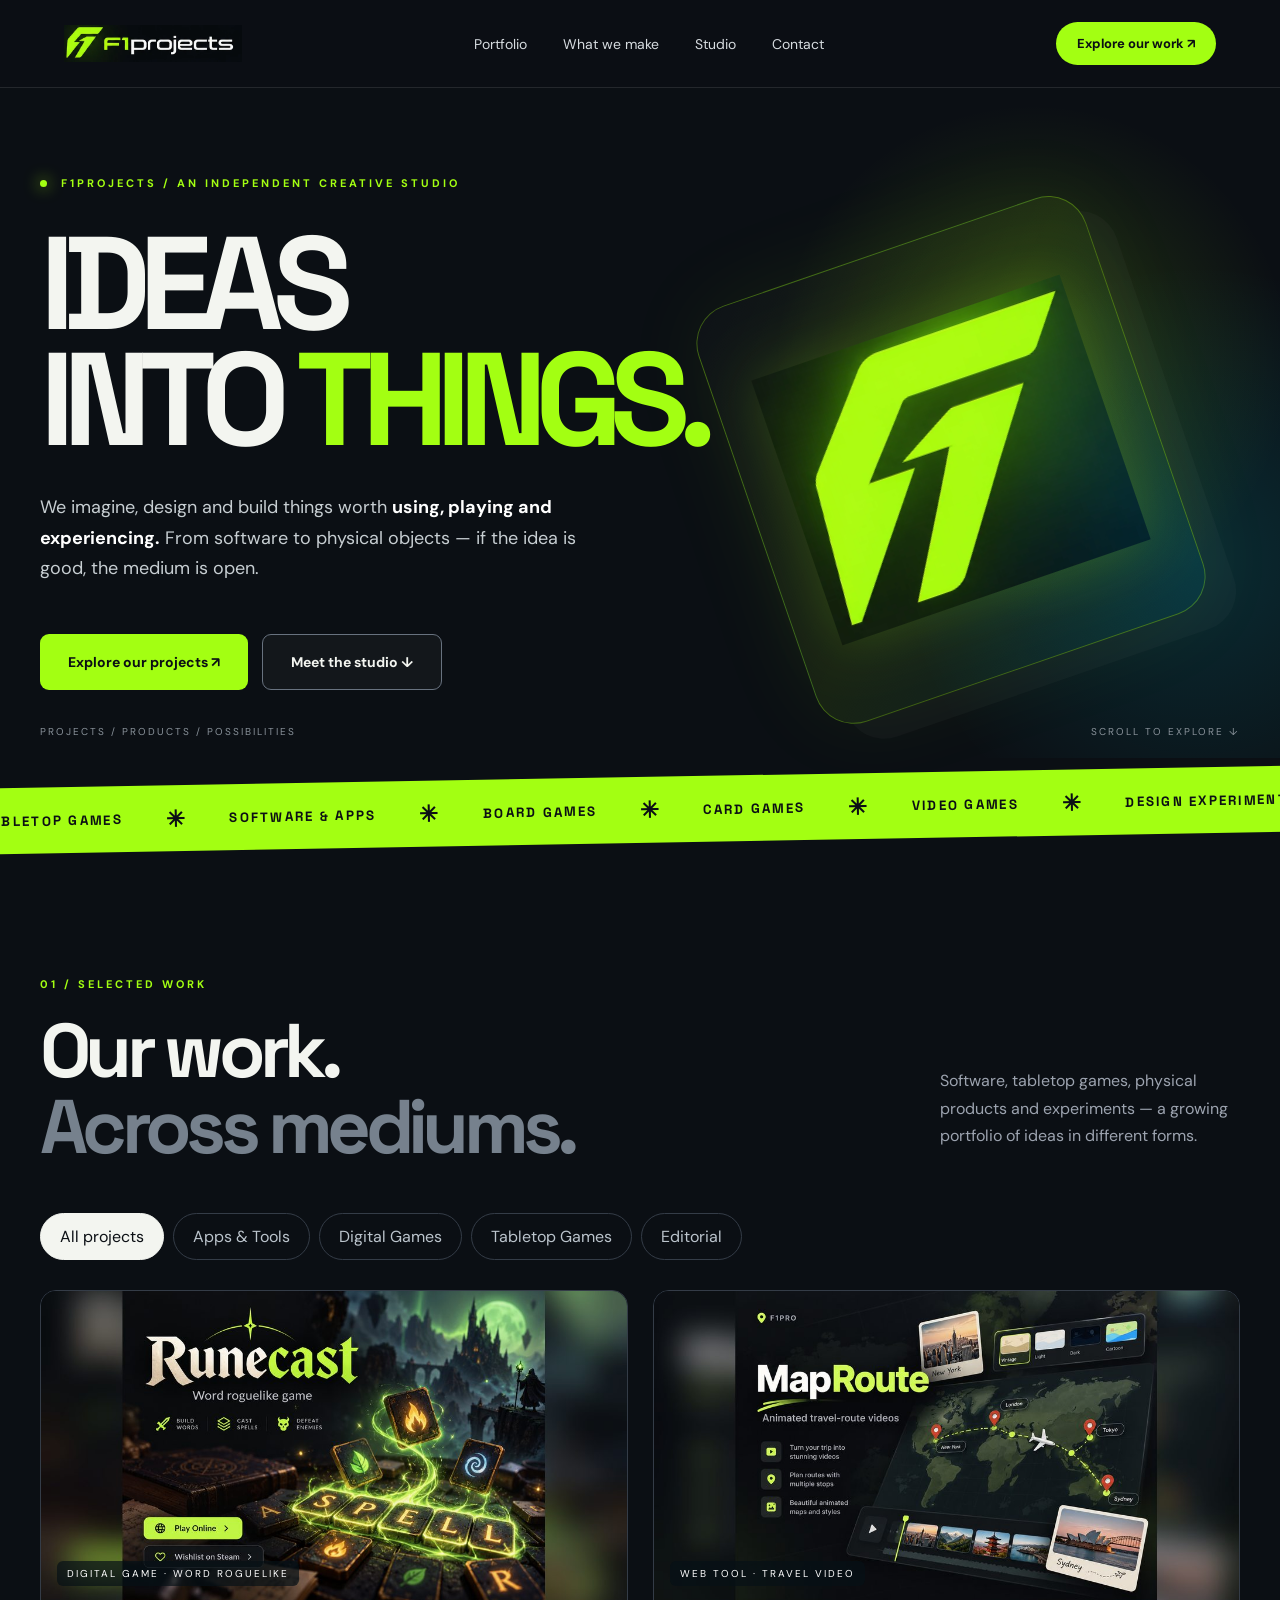
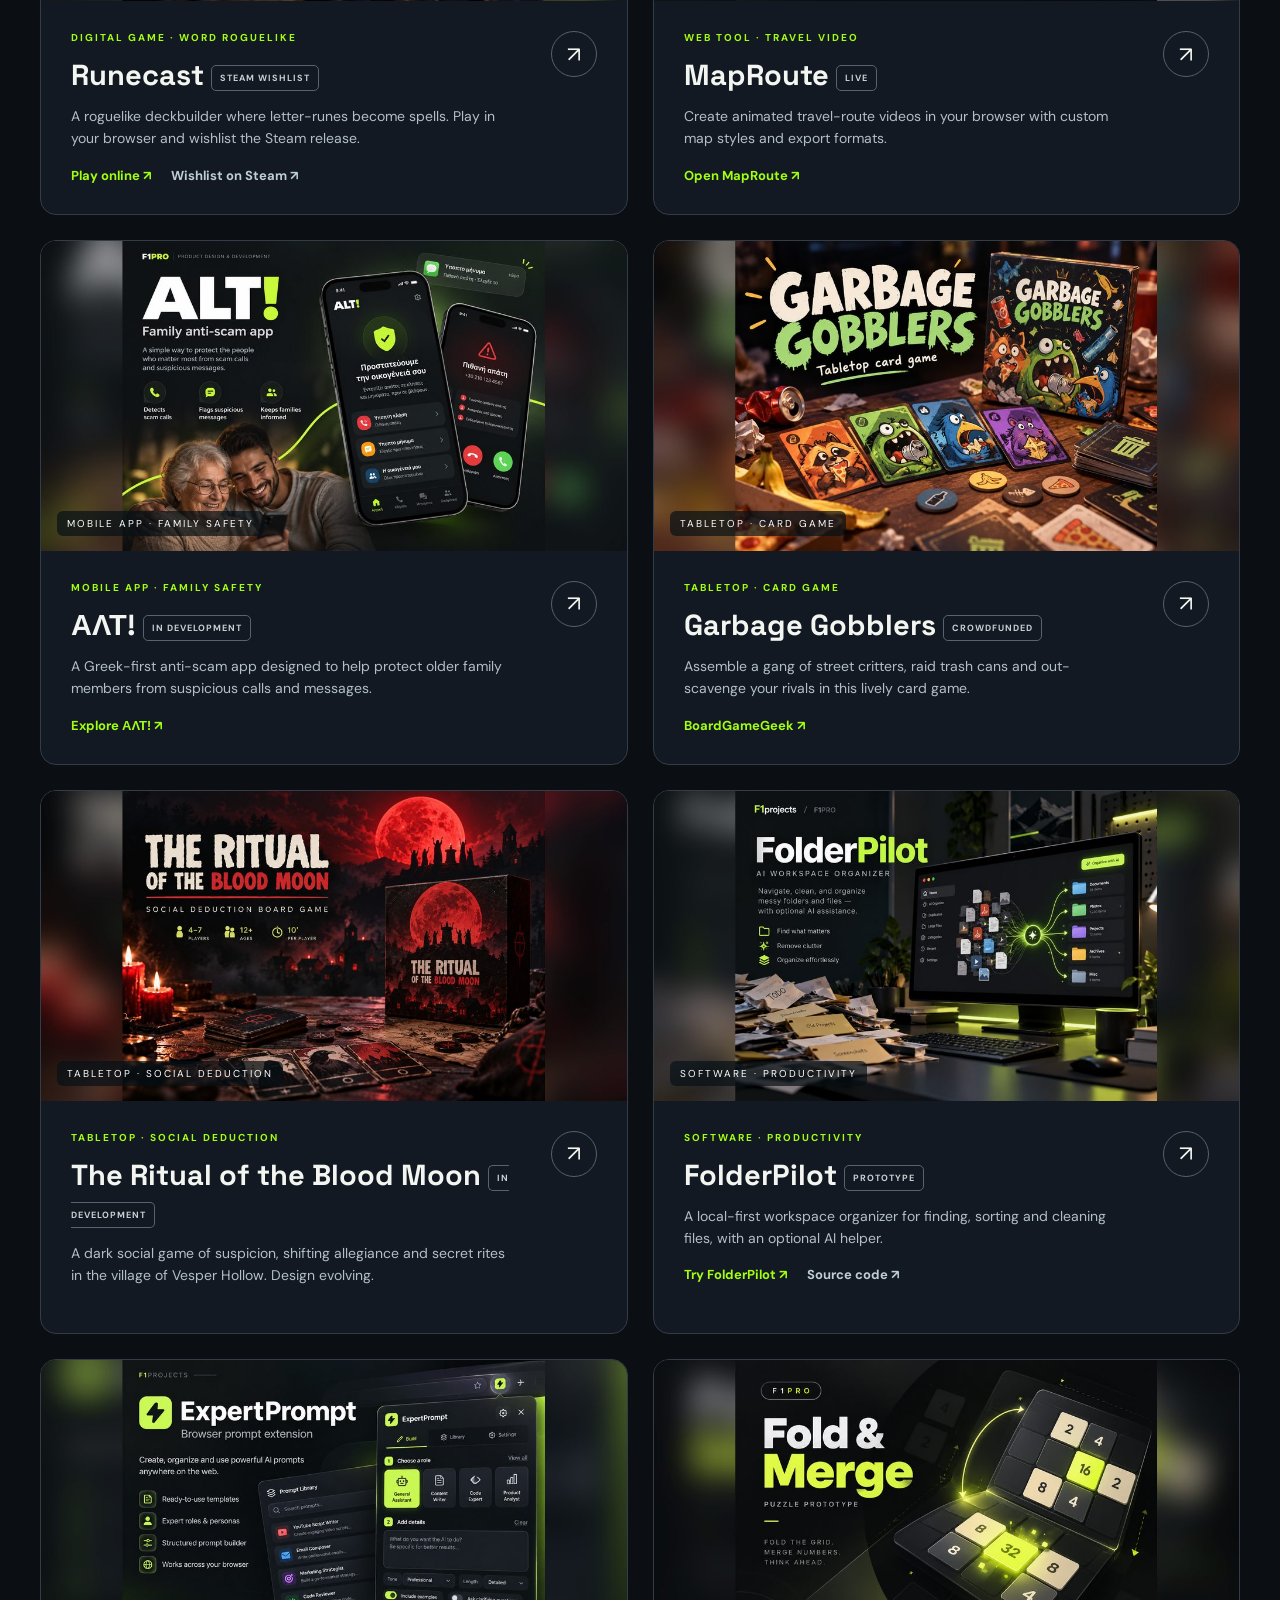
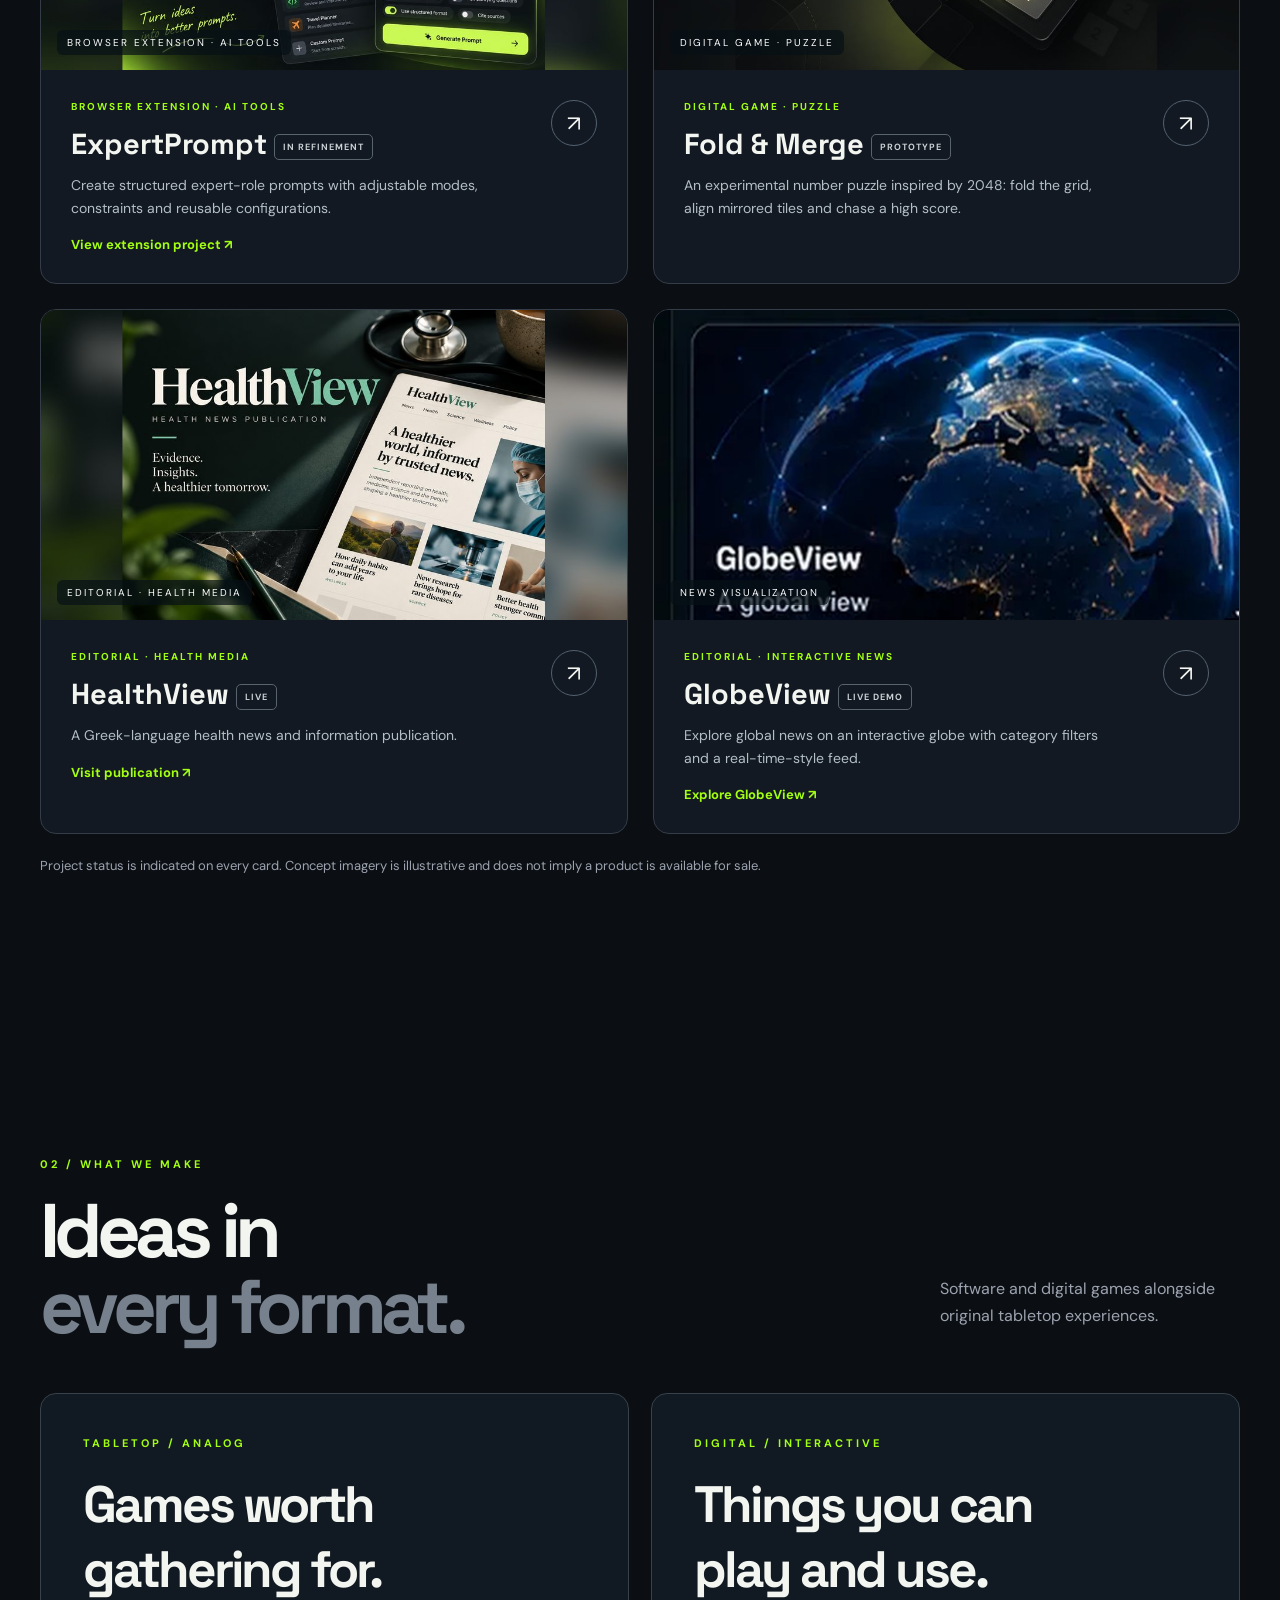
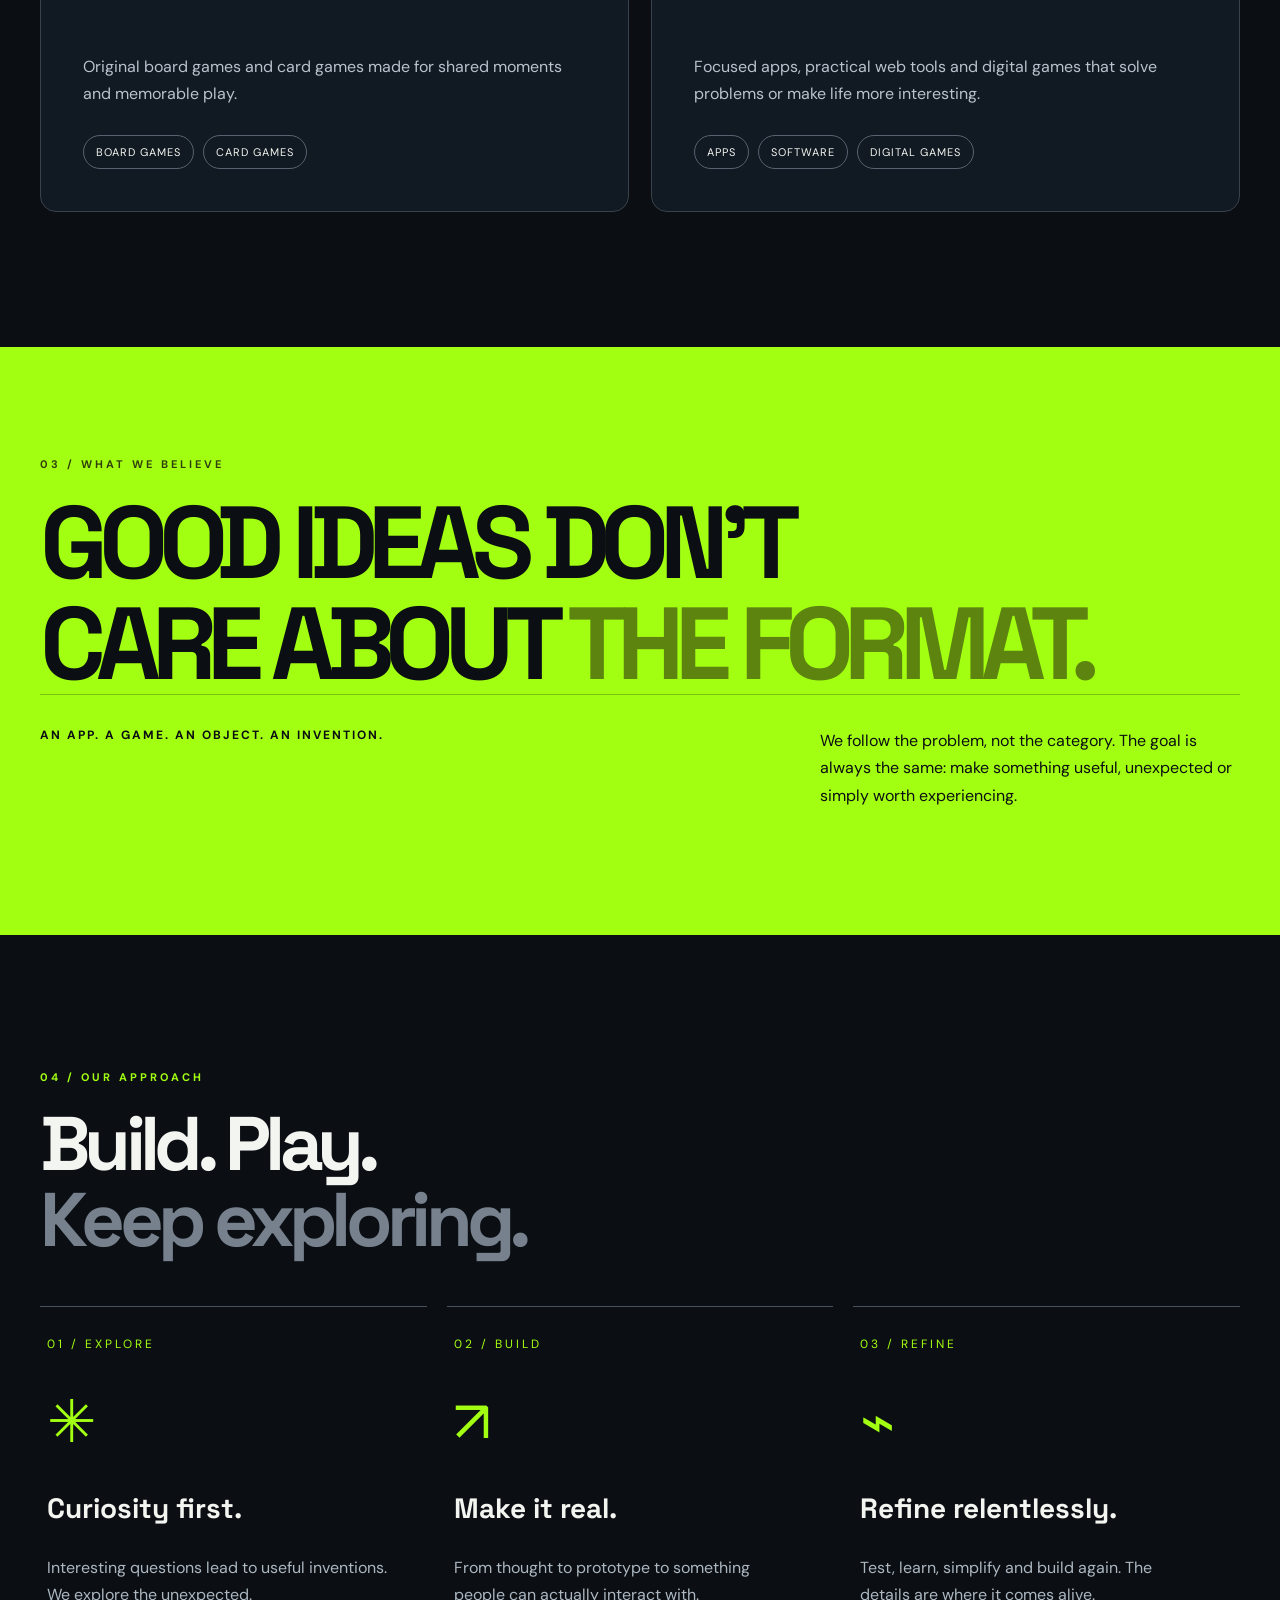
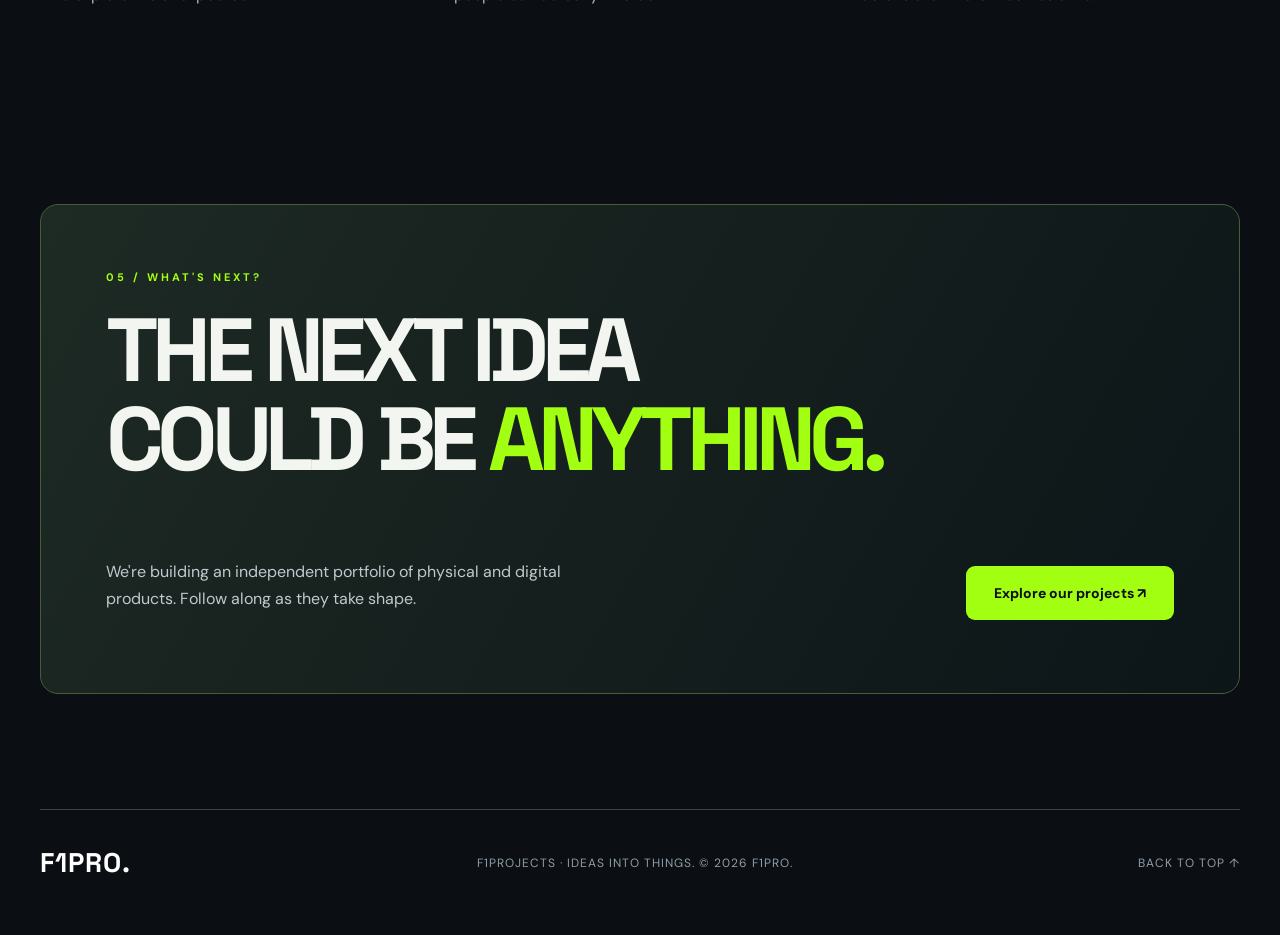
<file: index.html>
<!doctype html>
<html lang="en">
<head>
<meta charset="UTF-8"><meta name="viewport" content="width=device-width,initial-scale=1">
<meta name="theme-color" content="#0b0f14">
<meta name="description" content="F1projects (F1PRO) creates physical products, digital tools, board games and inventive experiences.">
<title>F1projects / F1PRO — Ideas into things.</title>
<link rel="preconnect" href="https://fonts.googleapis.com"><link rel="preconnect" href="https://fonts.gstatic.com" crossorigin>
<link href="https://fonts.googleapis.com/css2?family=DM+Sans:wght@400;500;600;700&family=Space+Grotesk:wght@400;500;600;700&display=swap" rel="stylesheet">
<style>
:root{--ink:#0b0f14;--lime:#a3ff12;--cyan:#00e5ff;--paper:#f3f5f0;--muted:#9ca3af}
*{box-sizing:border-box}html{scroll-behavior:smooth}body{margin:0;background:var(--ink);color:var(--paper);font-family:'DM Sans',sans-serif;overflow-x:hidden}button,a{font:inherit}a{color:inherit;text-decoration:none}button{cursor:pointer}::selection{background:var(--lime);color:var(--ink)}.shell{width:min(1240px,calc(100% - 80px));margin:auto}
header{height:88px;border-bottom:1px solid #ffffff1a;display:flex;align-items:center;justify-content:space-between;padding:0 clamp(25px,5vw,85px);position:relative;z-index:10;background:#0b0f14eb}
.brand{display:flex;align-items:center;gap:13px;font-family:'Space Grotesk',sans-serif;font-weight:700;font-size:29px;letter-spacing:-2px}.brand svg{width:36px;fill:var(--lime)}.brand i{color:var(--lime);font-style:normal}nav{display:flex;gap:36px}nav a{color:#d7dce0;font-size:14px}nav a:hover{color:var(--lime)}.nav-cta{padding:13px 21px;border-radius:99px;background:var(--lime);color:var(--ink);font-weight:700;font-size:13px}.menu{display:none;color:white;background:none;border:0;font-size:26px}
.hero{min-height:690px;position:relative;display:flex;flex-direction:column;justify-content:center;padding:75px 0;isolation:isolate}.hero:before{content:'';position:absolute;width:660px;height:660px;right:-90px;top:10px;background:radial-gradient(circle at 55% 40%,#a3ff122a,transparent 48%),radial-gradient(circle at 80% 70%,#00e5ff22,transparent 42%);z-index:-1}.eyebrow,.kicker{font-size:11px;letter-spacing:3px;font-weight:700}.eyebrow{color:var(--lime);display:flex;align-items:center;gap:14px}.eyebrow:before{content:'';height:7px;width:7px;border-radius:50%;background:var(--lime);box-shadow:0 0 16px var(--lime)}h1,h2,h3,p{margin-top:0}h1,h2,h3{font-family:'Space Grotesk',sans-serif}h1{font-size:clamp(78px,10.3vw,153px);line-height:.88;letter-spacing:-.09em;max-width:880px;margin:35px 0}h1 em{font-style:normal;color:var(--lime)}.hero-sub{max-width:550px;color:#c7ced2;font-size:18px;line-height:1.7}.hero-sub strong{color:#fff}.actions{display:flex;gap:14px;margin-top:32px;flex-wrap:wrap}.btn{display:inline-flex;align-items:center;justify-content:center;padding:18px 28px;border-radius:9px;font-weight:700;font-size:14px;gap:22px;transition:transform .2s,background .2s}.btn:hover{transform:translateY(-3px)}.btn-lime{color:var(--ink);background:var(--lime)}.btn-outline{border:1px solid #68727f;background:#ffffff08}.hero-art{position:absolute;right:7%;top:22%;width:min(32vw,440px);height:440px;z-index:-1;transform:rotate(-19deg);border:1px solid #a3ff1250;border-radius:40px;background:linear-gradient(135deg,#ffffff04,#a3ff1216 48%,#00e5ff15);box-shadow:0 0 90px #a3ff1211,24px 24px 0 #ffffff06;display:grid;place-items:center}.hero-art svg{fill:var(--lime);width:58%;filter:drop-shadow(0 0 50px #a3ff1288)}.hero-bottom{position:absolute;bottom:40px;left:0;right:0;display:flex;justify-content:space-between;color:#89929a;font-size:10px;letter-spacing:2px}.ticker{overflow:hidden;background:var(--lime);color:var(--ink);transform:rotate(-1deg) scale(1.03);padding:18px 0;white-space:nowrap}.ticker div{display:flex;align-items:center;justify-content:space-around;gap:40px;font-family:'Space Grotesk',sans-serif;font-weight:700;letter-spacing:2px;font-size:13px}.ticker b{font-size:22px}
.section{padding:135px 0}.section-heading{display:flex;justify-content:space-between;align-items:flex-end;gap:40px;margin-bottom:48px}.kicker{color:var(--lime);margin-bottom:22px}.section-heading h2{font-size:clamp(45px,6vw,76px);line-height:1;letter-spacing:-.075em;margin:0}.section-heading h2 span{color:#76818d}.section-heading p{max-width:300px;line-height:1.7;color:var(--muted)}.filters{display:flex;gap:9px;flex-wrap:wrap;margin:0 0 30px}.filter{background:transparent;color:#bbc4cc;border:1px solid #343c47;border-radius:40px;padding:12px 19px}.filter.active,.filter:hover{background:var(--paper);color:var(--ink);border-color:var(--paper)}.project-grid{display:grid;grid-template-columns:repeat(2,minmax(0,1fr));gap:25px}.project{border:1px solid #343c47;border-radius:16px;overflow:hidden;background:#121922;transition:border-color .2s,transform .2s}.project:hover{border-color:#a3ff1277;transform:translateY(-4px)}.project[hidden]{display:none}.art{height:310px;position:relative;display:flex;align-items:center;justify-content:center;overflow:hidden}.art:after{content:'';position:absolute;inset:0;background-image:linear-gradient(#ffffff08 1px,transparent 1px),linear-gradient(90deg,#ffffff08 1px,transparent 1px);background-size:30px 30px;pointer-events:none}.alt-art{background:radial-gradient(circle at 35% 30%,#00e5ff35,transparent 50%),linear-gradient(130deg,#173b37,#061a1a)}.phone{position:relative;width:164px;height:260px;background:#eef8f2;color:#174b49;border:10px solid #121b20;border-radius:27px;transform:rotate(13deg);padding:28px 13px;box-shadow:25px 20px 50px #0009;text-align:center;z-index:1}.phone strong{display:block;font-size:43px}.phone strong i{color:#ef6940;font-style:normal}.phone small{font-size:10px}.phone .phone-btn{background:#0e5e5a;color:white;border-radius:6px;padding:10px 3px;font-size:9px;margin-top:20px}.fold-art{background:radial-gradient(circle at 40% 20%,#b695ec4d,transparent 55%),#1a1d35}.tiles{display:grid;grid-template-columns:repeat(4,56px);gap:8px;transform:rotate(-10deg);padding:10px;background:#272c45;border-radius:14px;box-shadow:15px 20px 35px #0007;z-index:1}.tiles span{height:56px;display:grid;place-items:center;background:#f4d6a5;color:#39324a;border-radius:8px;font-size:22px;font-weight:700}.tiles span:nth-child(3n){background:#a6d5f2}.tiles span:nth-child(4n){background:#c6b2e7}.tiles span:nth-child(5n){background:#f1aeba}.board-art{background:radial-gradient(circle at 50% 20%,#ff744747,transparent 65%),#321c22}.board-box{width:235px;height:215px;background:linear-gradient(135deg,#fc584e,#cc2e56);border:10px solid #f5c3aa;transform:rotate(-12deg);box-shadow:28px 26px 0 #ae3642,35px 40px 35px #0008;display:flex;flex-direction:column;justify-content:space-between;padding:17px;z-index:1}.board-box b{font-family:'Space Grotesk';font-size:33px;line-height:1;letter-spacing:-2px}.board-box small{letter-spacing:1px;font-weight:700}.lab-art{background:radial-gradient(circle at 30% 60%,#a3ff1240,transparent 50%),#1c3029}.lab-object{height:190px;width:190px;border-radius:48px 78px 50px 70px;transform:rotate(-24deg);background:linear-gradient(135deg,#cfff6c,#709c2c 40%,#142c29 75%);box-shadow:33px 35px 0 #a1d85855,45px 60px 50px #0009;z-index:1}.art-tag{position:absolute;bottom:18px;left:20px;color:#fff9;font-size:10px;letter-spacing:2px;z-index:2}.project-info{padding:30px;display:flex;justify-content:space-between;gap:15px}.kind{color:var(--lime);font-size:10px;letter-spacing:2px;font-weight:700}.project-info h3{font-size:29px;margin:12px 0}.status{font:700 9px 'DM Sans';padding:6px 8px;border:1px solid #59636d;border-radius:5px;vertical-align:middle;letter-spacing:1px;color:#cad0d3}.project-info p{color:#b4bec6;line-height:1.6;margin:0;font-size:14px;max-width:440px}.arrow{width:46px;height:46px;flex:none;border:1px solid #536170;border-radius:50%;display:grid;place-items:center;font-size:22px}.arrow:hover{background:var(--lime);color:var(--ink)}.note{color:var(--muted);margin-top:23px;font-size:13px}
.manifesto{background:var(--lime);color:var(--ink);padding:110px 0;position:relative;overflow:hidden}.manifesto .kicker{color:#31410e}.manifesto .big{font:700 clamp(54px,8vw,117px)/.98 'Space Grotesk';letter-spacing:-.09em;max-width:1130px}.manifesto .big span{color:#5c840f}.manifesto-bottom{display:flex;justify-content:space-between;gap:50px;border-top:1px solid #0b0f1440;padding-top:32px}.manifesto-bottom b{letter-spacing:2px;font-size:12px}.manifesto-bottom p{line-height:1.7;max-width:420px}.principles{display:grid;grid-template-columns:repeat(3,1fr);gap:20px}.principle{border-top:1px solid #46515d;padding:25px 7px 15px}.principle .number{font-size:12px;color:var(--lime);letter-spacing:3px}.symbol{font-size:59px;margin:30px 0;color:var(--lime)}.principle h3{font-size:28px}.principle p{max-width:340px;color:#acb7c0;line-height:1.7}.contact{padding:30px 0 115px}.contact-box{position:relative;background:linear-gradient(120deg,#1e2a24,#0c1518);border:1px solid #465d35;border-radius:18px;padding:65px;overflow:hidden}.contact h2{font-size:clamp(46px,7vw,94px);line-height:.99;letter-spacing:-.075em}.contact h2 span{color:var(--lime)}.contact-row{display:flex;align-items:center;justify-content:space-between;gap:30px}.contact-row p{max-width:470px;color:#c2c9ce;line-height:1.7}.footer{display:flex;justify-content:space-between;align-items:center;gap:20px;border-top:1px solid #374151;padding:35px 0 55px;color:#909ca7;font-size:12px;letter-spacing:1px}.footer strong{color:white;font:700 27px 'Space Grotesk'}
@media(max-width:850px){.shell{width:min(100% - 36px,680px)}header{height:73px;padding:0 20px}.brand{font-size:25px}.nav-cta{display:none}.menu{display:block}nav{display:none;position:absolute;left:0;right:0;top:73px;background:#0b0f14;padding:26px;flex-direction:column;gap:26px;border-bottom:1px solid #3c444c}nav.open{display:flex}.hero{min-height:665px}.hero-art{right:-135px;top:90px;width:300px;height:300px;opacity:.25}h1{font-size:clamp(64px,13vw,100px)}.hero-sub{font-size:16px}.section{padding:85px 0}.section-heading{display:block}.section-heading p{margin-top:25px}.project-grid{grid-template-columns:1fr}.art{height:270px}.manifesto{padding:85px 0}.manifesto-bottom,.contact-row{display:block}.manifesto-bottom p{margin-top:25px}.principles{grid-template-columns:1fr}.contact-box{padding:34px 24px}.contact-row .btn{margin-top:18px}.footer{flex-wrap:wrap}.ticker div{min-width:1000px}}
@media(prefers-reduced-motion:reduce){html{scroll-behavior:auto}*{transition:none!important}}
.studio-grid{display:grid;grid-template-columns:1fr 1fr;gap:22px}.studio-panel{padding:42px;border:1px solid #38424b;background:#111922;border-radius:16px}.studio-panel h3{font-size:clamp(30px,4vw,52px);letter-spacing:-.06em}.studio-panel p{line-height:1.7;color:#b8c3cd}.media-pills{display:flex;flex-wrap:wrap;gap:9px;margin-top:28px}.media-pills span{padding:9px 12px;border:1px solid #586371;border-radius:30px;font-size:11px;letter-spacing:1px}@media(max-width:850px){.studio-grid{grid-template-columns:1fr}.studio-panel{padding:28px}}.project-artword{position:relative;z-index:1;display:flex;flex-direction:column;align-items:center;max-width:90%;text-align:center;transform:rotate(-6deg);text-shadow:0 8px 22px #0009}.project-artword span{font:700 clamp(32px,4.7vw,56px)/.96 'Space Grotesk',sans-serif;letter-spacing:-.065em}.project-artword small{display:block;font:700 11px 'DM Sans',sans-serif;letter-spacing:3px;margin-top:12px}.runecast-art{background:radial-gradient(circle at 55% 75%,#f3a83860,transparent 56%),linear-gradient(130deg,#22114b,#3e1953 52%,#100e28)}.runecast-art .project-artword span{color:#ffe2a3}.maproute-art{background:radial-gradient(circle at 25% 10%,#fff3d9aa,transparent 50%),linear-gradient(155deg,#e0b9a7,#b64b40)}.maproute-art .project-artword{color:#fff}.gobblers-art{background:radial-gradient(circle at 65% 60%,#82cc683d,transparent 50%),linear-gradient(135deg,#2d3d1b,#0c1a18)}.gobblers-art .project-artword span{color:#b7ed57}.ritual-art{background:radial-gradient(circle at center,#b51d27 0 19%,#7e111a 20% 32%,#241b1e 33% 100%)}.ritual-art .project-artword span{color:#f5d2d5;font-size:clamp(28px,4vw,49px)}.ritual-art .project-artword small{color:#ffd4d9}.folderpilot-art{background:linear-gradient(140deg,#142c36,#227c81 60%,#0e2229)}.folderpilot-art .project-artword span{color:#a0f9fb}.expert-art{background:radial-gradient(circle at 80% 15%,#b1a4ff77,transparent 45%),linear-gradient(135deg,#151a3d,#302359)}.expert-art .project-artword span{color:#e8dbff}.fold-art{background:radial-gradient(circle,#8c7aca6e,transparent 65%),#171c39}.fold-art .project-artword span{color:#ffe4a5}.health-art{background:radial-gradient(circle at center,#72d9d5aa,transparent 50%),#123a48}.health-art .project-artword span{color:#f2fffc}.card-links{display:flex;gap:20px;flex-wrap:wrap;margin-top:17px}.product-link{color:var(--lime);font-weight:700;font-size:13px;text-decoration:none}.product-link:hover{text-decoration:underline}.secondary-link{color:#beced6}.project-info{min-height:200px}.project-grid .project{min-width:0}.art .fitted-art{position:absolute;inset:0;width:100%;height:100%;object-fit:cover;object-position:center;z-index:1}.art .art-tag{z-index:3;position:absolute;left:16px;bottom:15px;padding:6px 10px;background:#071016b3;border-radius:6px;color:#fff}.art{background:#0e1821}.project:hover .fitted-art{filter:brightness(1.08)}
</style>
</head>
<body>
<header><a class="brand" href="#top" aria-label="F1projects home"><img src="assets/brand-lockup.svg" alt="F1projects" style="display:block;width:178px;height:48px;object-fit:contain"></a><nav id="nav" aria-label="Main navigation"><a href="#work">Portfolio</a><a href="#disciplines">What we make</a><a href="#studio">Studio</a><a href="#contact">Contact</a></nav><a class="nav-cta" href="#work">Explore our work ↗</a><button class="menu" id="menu" aria-label="Toggle navigation" aria-expanded="false">☰</button></header>
<main id="top">
<section class="hero shell"><div class="hero-art" aria-hidden="true"><img src="assets/brandmark.svg" alt="" style="width:80%;height:80%;object-fit:contain;filter:drop-shadow(0 0 30px #a3ff1233)"></div><div class="eyebrow">F1PROJECTS / AN INDEPENDENT CREATIVE STUDIO</div><h1>IDEAS<br>INTO <em>THINGS.</em></h1><p class="hero-sub">We imagine, design and build things worth <strong>using, playing and experiencing.</strong> From software to physical objects — if the idea is good, the medium is open.</p><div class="actions"><a class="btn btn-lime" href="#work">Explore our projects ↗</a><a class="btn btn-outline" href="#studio">Meet the studio ↓</a></div><div class="hero-bottom"><span>PROJECTS / PRODUCTS / POSSIBILITIES</span><span>SCROLL TO EXPLORE ↓</span></div></section>
<div class="ticker"><div><span>TABLETOP GAMES</span><b>✳</b><span>SOFTWARE & APPS</span><b>✳</b><span>BOARD GAMES</span><b>✳</b><span>CARD GAMES</span><b>✳</b><span>VIDEO GAMES</span><b>✳</b><span>DESIGN EXPERIMENTS</span></div></div>
<section class="section shell" id="work"><div class="section-heading"><div><div class="kicker">01 / SELECTED WORK</div><h2>Our work.<br><span>Across mediums.</span></h2></div><p>Software, tabletop games, physical products and experiments — a growing portfolio of ideas in different forms.</p></div><div class="filters" role="group" aria-label="Filter projects"><button class="filter active" data-filter="all" aria-pressed="true">All projects</button><button class="filter" data-filter="digital" aria-pressed="false">Apps & Tools</button><button class="filter" data-filter="digital-games" aria-pressed="false">Digital Games</button><button class="filter" data-filter="tabletop" aria-pressed="false">Tabletop Games</button><button class="filter" data-filter="editorial" aria-pressed="false">Editorial</button></div><div class="project-grid"><article class="project" data-category="digital-games"><div class="art runecast-art"><img class="fitted-art" src="assets/real-runecast.svg" alt="runecast showcase art" loading="lazy"><span class="art-tag">DIGITAL GAME · WORD ROGUELIKE</span></div><div class="project-info"><div><div class="kind">DIGITAL GAME · WORD ROGUELIKE</div><h3>Runecast <span class="status">STEAM WISHLIST</span></h3><p>A roguelike deckbuilder where letter-runes become spells. Play in your browser and wishlist the Steam release.</p><div class="card-links"><a class="product-link" href="https://runecast.gg" target="_blank" rel="noopener noreferrer">Play online ↗</a> <a class="product-link secondary-link" href="https://store.steampowered.com/app/5296090/" target="_blank" rel="noopener noreferrer">Wishlist on Steam ↗</a></div></div><a class="arrow" href="https://runecast.gg" target="_blank" rel="noopener noreferrer" aria-label="Open Runecast">↗</a></div></article>
<article class="project" data-category="digital"><div class="art maproute-art"><img class="fitted-art" src="assets/real-maproute.svg" alt="maproute showcase art" loading="lazy"><span class="art-tag">WEB TOOL · TRAVEL VIDEO</span></div><div class="project-info"><div><div class="kind">WEB TOOL · TRAVEL VIDEO</div><h3>MapRoute <span class="status">LIVE</span></h3><p>Create animated travel-route videos in your browser with custom map styles and export formats.</p><div class="card-links"><a class="product-link" href="https://maproute.app" target="_blank" rel="noopener noreferrer">Open MapRoute ↗</a></div></div><a class="arrow" href="https://maproute.app" target="_blank" rel="noopener noreferrer" aria-label="Open MapRoute">↗</a></div></article>
<article class="project" data-category="digital"><div class="art alt-art"><img class="fitted-art" src="assets/real-alt.svg" alt="alt showcase art" loading="lazy"><span class="art-tag">MOBILE APP · FAMILY SAFETY</span></div><div class="project-info"><div><div class="kind">MOBILE APP · FAMILY SAFETY</div><h3>ΑΛΤ! <span class="status">IN DEVELOPMENT</span></h3><p>A Greek-first anti-scam app designed to help protect older family members from suspicious calls and messages.</p><div class="card-links"><a class="product-link" href="https://alt-web-sandy.vercel.app" target="_blank" rel="noopener noreferrer">Explore ΑΛΤ! ↗</a></div></div><a class="arrow" href="https://alt-web-sandy.vercel.app" target="_blank" rel="noopener noreferrer" aria-label="Open ΑΛΤ!">↗</a></div></article>
<article class="project" data-category="tabletop"><div class="art gobblers-art"><img class="fitted-art" src="assets/real-garbagegobblers.svg" alt="garbagegobblers showcase art" loading="lazy"><span class="art-tag">TABLETOP · CARD GAME</span></div><div class="project-info"><div><div class="kind">TABLETOP · CARD GAME</div><h3>Garbage Gobblers <span class="status">CROWDFUNDED</span></h3><p>Assemble a gang of street critters, raid trash cans and out-scavenge your rivals in this lively card game.</p><div class="card-links"><a class="product-link" href="https://boardgamegeek.com/boardgame/440080/garbage-gobblers" target="_blank" rel="noopener noreferrer">BoardGameGeek ↗</a></div></div><a class="arrow" href="https://boardgamegeek.com/boardgame/440080/garbage-gobblers" target="_blank" rel="noopener noreferrer" aria-label="Open Garbage Gobblers">↗</a></div></article>
<article class="project" data-category="tabletop"><div class="art ritual-art"><img class="fitted-art" src="assets/real-bloodmoon.svg" alt="bloodmoon showcase art" loading="lazy"><span class="art-tag">TABLETOP · SOCIAL DEDUCTION</span></div><div class="project-info"><div><div class="kind">TABLETOP · SOCIAL DEDUCTION</div><h3>The Ritual of the Blood Moon <span class="status">IN DEVELOPMENT</span></h3><p>A dark social game of suspicion, shifting allegiance and secret rites in the village of Vesper Hollow. Design evolving.</p><div class="card-links"></div></div><span class="arrow" aria-hidden="true">↗</span></div></article>
<article class="project" data-category="digital"><div class="art folderpilot-art"><img class="fitted-art" src="assets/real-folderpilot.svg" alt="folderpilot showcase art" loading="lazy"><span class="art-tag">SOFTWARE · PRODUCTIVITY</span></div><div class="project-info"><div><div class="kind">SOFTWARE · PRODUCTIVITY</div><h3>FolderPilot <span class="status">PROTOTYPE</span></h3><p>A local-first workspace organizer for finding, sorting and cleaning files, with an optional AI helper.</p><div class="card-links"><a class="product-link" href="https://perdido101.github.io/folderpilot/" target="_blank" rel="noopener noreferrer">Try FolderPilot ↗</a> <a class="product-link secondary-link" href="https://github.com/perdido101/folderpilot" target="_blank" rel="noopener noreferrer">Source code ↗</a></div></div><a class="arrow" href="https://perdido101.github.io/folderpilot/" target="_blank" rel="noopener noreferrer" aria-label="Open FolderPilot">↗</a></div></article>
<article class="project" data-category="digital"><div class="art expert-art"><img class="fitted-art" src="assets/real-expertprompt.svg" alt="expertprompt showcase art" loading="lazy"><span class="art-tag">BROWSER EXTENSION · AI TOOLS</span></div><div class="project-info"><div><div class="kind">BROWSER EXTENSION · AI TOOLS</div><h3>ExpertPrompt <span class="status">IN REFINEMENT</span></h3><p>Create structured expert-role prompts with adjustable modes, constraints and reusable configurations.</p><div class="card-links"><a class="product-link" href="https://github.com/perdido101/expertpromptexte" target="_blank" rel="noopener noreferrer">View extension project ↗</a></div></div><a class="arrow" href="https://github.com/perdido101/expertpromptexte" target="_blank" rel="noopener noreferrer" aria-label="Open ExpertPrompt">↗</a></div></article>
<article class="project" data-category="digital-games"><div class="art fold-art"><img class="fitted-art" src="assets/real-foldmerge.svg" alt="foldmerge showcase art" loading="lazy"><span class="art-tag">DIGITAL GAME · PUZZLE</span></div><div class="project-info"><div><div class="kind">DIGITAL GAME · PUZZLE</div><h3>Fold &amp; Merge <span class="status">PROTOTYPE</span></h3><p>An experimental number puzzle inspired by 2048: fold the grid, align mirrored tiles and chase a high score.</p><div class="card-links"></div></div><span class="arrow" aria-hidden="true">↗</span></div></article>
<article class="project" data-category="editorial"><div class="art health-art"><img class="fitted-art" src="assets/real-healthview.svg" alt="healthview showcase art" loading="lazy"><span class="art-tag">EDITORIAL · HEALTH MEDIA</span></div><div class="project-info"><div><div class="kind">EDITORIAL · HEALTH MEDIA</div><h3>HealthView <span class="status">LIVE</span></h3><p>A Greek-language health news and information publication.</p><div class="card-links"><a class="product-link" href="https://www.healthview.gr/" target="_blank" rel="noopener noreferrer">Visit publication ↗</a></div></div><a class="arrow" href="https://www.healthview.gr/" target="_blank" rel="noopener noreferrer" aria-label="Open HealthView">↗</a></div></article><article class="project" data-category="editorial"><div class="art" style="background:radial-gradient(circle at 50% 50%,#1b4766,#0b1726 72%)"><img class="fitted-art" src="assets/real-globeview.svg" alt="GlobeView showcase art" loading="lazy"><span class="art-tag">NEWS VISUALIZATION</span></div><div class="project-info"><div><div class="kind">EDITORIAL · INTERACTIVE NEWS</div><h3>GlobeView <span class="status">LIVE DEMO</span></h3><p>Explore global news on an interactive globe with category filters and a real-time-style feed.</p><div class="card-links"><a class="product-link" href="https://perdido101.github.io/globnew/" target="_blank" rel="noopener noreferrer">Explore GlobeView ↗</a></div></div><a class="arrow" href="https://perdido101.github.io/globnew/" target="_blank" rel="noopener noreferrer" aria-label="Explore GlobeView">↗</a></div></article></div><p class="note">Project status is indicated on every card. Concept imagery is illustrative and does not imply a product is available for sale.</p></section>
<section class="section shell" id="disciplines"><div class="section-heading"><div><div class="kicker">02 / WHAT WE MAKE</div><h2>Ideas in<br><span>every format.</span></h2></div><p>Software and digital games alongside original tabletop experiences.</p></div><div class="studio-grid"><div class="studio-panel"><div class="kicker">TABLETOP / ANALOG</div><h3>Games worth<br>gathering for.</h3><p>Original board games and card games made for shared moments and memorable play.</p><div class="media-pills"><span>BOARD GAMES</span><span>CARD GAMES</span></div></div><div class="studio-panel"><div class="kicker">DIGITAL / INTERACTIVE</div><h3>Things you can<br>play and use.</h3><p>Focused apps, practical web tools and digital games that solve problems or make life more interesting.</p><div class="media-pills"><span>APPS</span><span>SOFTWARE</span><span>DIGITAL GAMES</span></div></div></div></section><section class="manifesto" id="studio"><div class="shell"><div class="kicker">03 / WHAT WE BELIEVE</div><div class="big">GOOD IDEAS DON'T<br>CARE ABOUT <span>THE FORMAT.</span></div><div class="manifesto-bottom"><b>AN APP. A GAME. AN OBJECT. AN INVENTION.</b><p>We follow the problem, not the category. The goal is always the same: make something useful, unexpected or simply worth experiencing.</p></div></div></section>
<section class="section shell" id="approach"><div class="section-heading"><div><div class="kicker">04 / OUR APPROACH</div><h2>Build. Play.<br><span>Keep exploring.</span></h2></div></div><div class="principles"><div class="principle"><span class="number">01 / EXPLORE</span><div class="symbol">✳</div><h3>Curiosity first.</h3><p>Interesting questions lead to useful inventions. We explore the unexpected.</p></div><div class="principle"><span class="number">02 / BUILD</span><div class="symbol">↗</div><h3>Make it real.</h3><p>From thought to prototype to something people can actually interact with.</p></div><div class="principle"><span class="number">03 / REFINE</span><div class="symbol">⌁</div><h3>Refine relentlessly.</h3><p>Test, learn, simplify and build again. The details are where it comes alive.</p></div></div></section>
<section class="contact shell" id="contact"><div class="contact-box"><div class="kicker">05 / WHAT'S NEXT?</div><h2>THE NEXT IDEA<br>COULD BE <span>ANYTHING.</span></h2><div class="contact-row"><p>We're building an independent portfolio of physical and digital products. Follow along as they take shape.</p><a class="btn btn-lime" href="#work">Explore our projects ↗</a></div></div></section>
</main><footer class="footer shell"><strong>F1PRO.</strong><span>F1PROJECTS · IDEAS INTO THINGS. © <span id="year">2026</span> F1PRO.</span><a href="#top">BACK TO TOP ↑</a></footer>
<script>
const menu=document.getElementById('menu'),nav=document.getElementById('nav');menu.addEventListener('click',()=>{let open=nav.classList.toggle('open');menu.setAttribute('aria-expanded',String(open));menu.textContent=open?'✕':'☰'});document.querySelectorAll('nav a').forEach(a=>a.addEventListener('click',()=>{nav.classList.remove('open');menu.setAttribute('aria-expanded','false');menu.textContent='☰'}));document.getElementById('year').textContent=new Date().getFullYear();document.querySelectorAll('[data-filter]').forEach(b=>b.addEventListener('click',()=>{const f=b.dataset.filter;document.querySelectorAll('[data-filter]').forEach(x=>{x.classList.toggle('active',x===b);x.setAttribute('aria-pressed',String(x===b))});document.querySelectorAll('[data-category]').forEach(p=>p.hidden=f!=='all'&&!p.dataset.category.split(' ').includes(f))}));
</script>
</body></html>
</file>
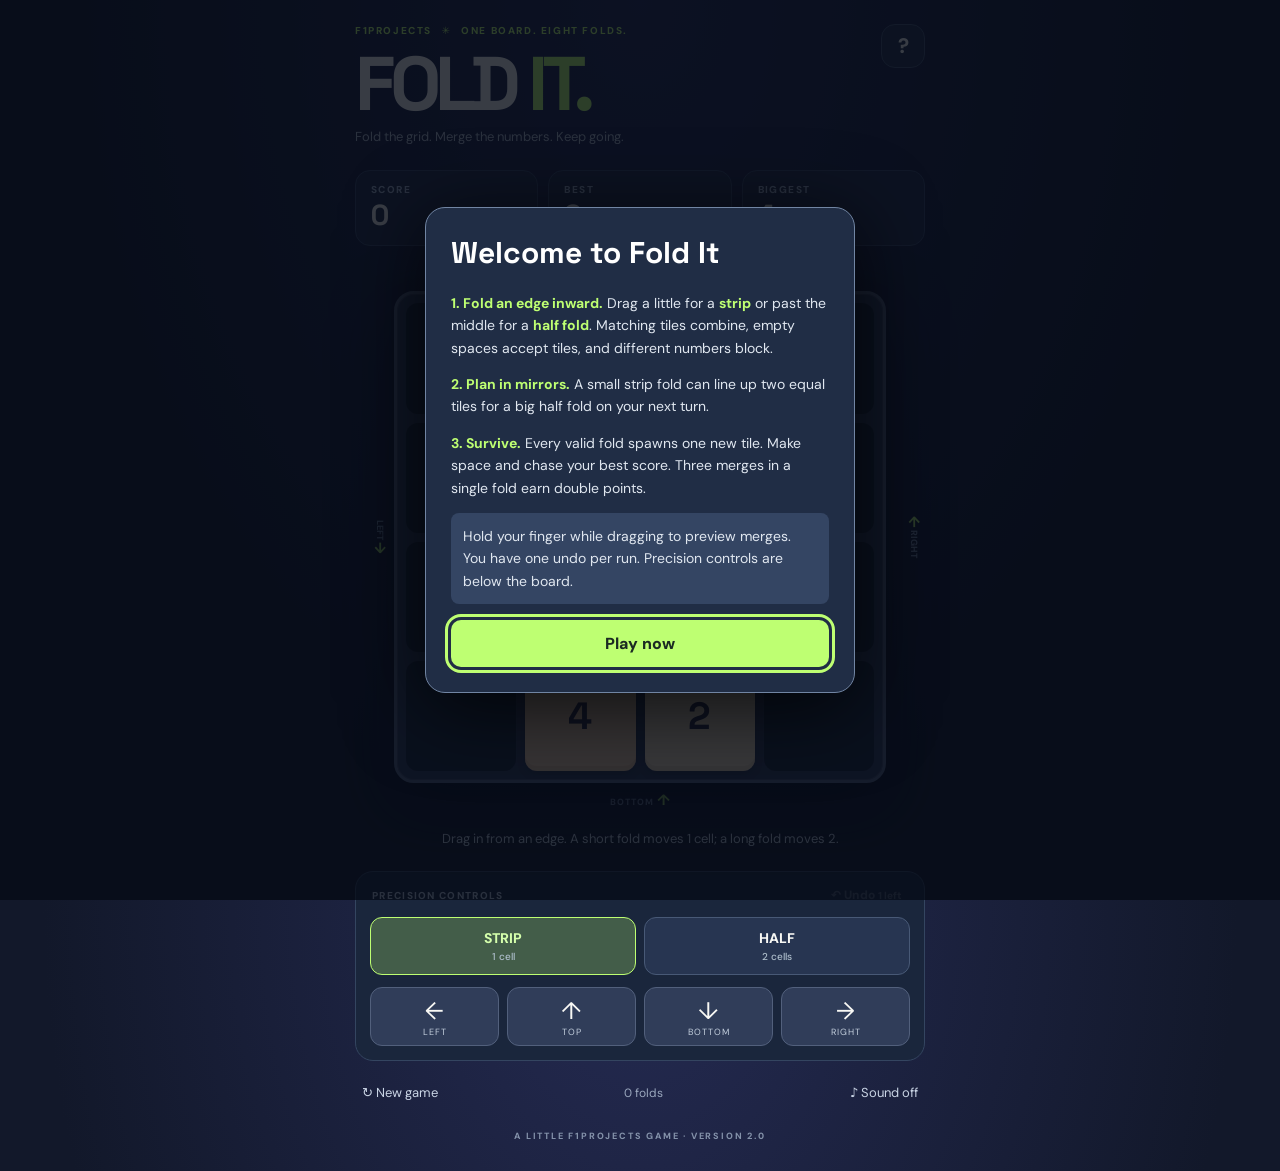
<file: fold-it/index.html>
<!doctype html><html lang="en"><head><meta charset="utf-8"><meta name="viewport" content="width=device-width,initial-scale=1,viewport-fit=cover"><meta name="theme-color" content="#12182a"><meta name="apple-mobile-web-app-capable" content="yes"><meta name="apple-mobile-web-app-status-bar-style" content="black-translucent"><meta name="description" content="Fold It — a satisfying new number puzzle from F1projects."><title>Fold It — Play</title><link rel="stylesheet" href="style.css"></head><body><main class="shell"><header><div><div class="eyebrow">F1PROJECTS <span>✳</span> ONE BOARD. EIGHT FOLDS.</div><h1>FOLD <em>IT.</em></h1><p class="tag">Fold the grid. Merge the numbers. Keep going.</p></div><button class="icon-button" id="help" aria-label="How to play">?</button></header><section class="scores"><div class="score"><span>SCORE</span><strong id="score">0</strong></div><div class="score"><span>BEST</span><strong id="best">0</strong></div><div class="score"><span>BIGGEST</span><strong id="biggest">2</strong></div></section><div class="play-area"><div class="edge-hint top">TOP <b>↓</b></div><div class="middle"><div class="edge-hint side">LEFT <b>→</b></div><div class="board-wrap" id="board-wrap"><div class="board" id="board" role="grid" aria-label="Fold It 4 by 4 board"></div><div class="preview" id="preview" hidden></div></div><div class="edge-hint side"> <b>←</b> RIGHT</div></div><div class="edge-hint bottom">BOTTOM <b>↑</b></div></div><p id="status" class="status" aria-live="polite">Drag inward from an edge to fold.</p><section class="controls"><div class="control-head"><span>PRECISION CONTROLS</span><button id="undo" class="subtle">↶ Undo <small id="undo-count">1 left</small></button></div><div class="depth" role="group" aria-label="Fold depth"><button class="active" id="strip" aria-pressed="true">STRIP <small>1 cell</small></button><button id="half" aria-pressed="false">HALF <small>2 cells</small></button></div><div class="directions"><button data-dir="L" aria-label="Fold from left">← <small>LEFT</small></button><button data-dir="T" aria-label="Fold from top">↑ <small>TOP</small></button><button data-dir="B" aria-label="Fold from bottom">↓ <small>BOTTOM</small></button><button data-dir="R" aria-label="Fold from right">→ <small>RIGHT</small></button></div></section><div class="under"><button id="new">↻ New game</button><span id="moves">0 folds</span><button id="sound" aria-pressed="false">♪ Sound off</button></div><footer>A LITTLE F1PROJECTS GAME · VERSION 2.0</footer></main><dialog id="dialog"><h2 id="dialog-title">How to play</h2><div id="dialog-copy"><p><b>Fold from an edge.</b> A short inward drag folds the outer strip (1 cell). Drag farther to fold half the board (2 cells).</p><p>Equal tiles <b>merge</b> into their sum; a tile folds into an empty space; different numbers <b>block</b> each other.</p><p>Every successful fold adds a new number. Three merges in one move earn <b>double points</b>. Keep going until every fold is blocked.</p><p class="instruction-tip">Tip: Use the precision buttons below the board until the gestures feel natural.</p></div><div class="dialog-buttons"><button id="dialog-close">Let's play</button><button id="dialog-restart" hidden>Start new game</button></div></dialog><script type="module" src="main.mjs"></script></body></html>
</file>
<file: fold-it/style.css>
@import url('https://fonts.googleapis.com/css2?family=DM+Sans:wght@400;500;600;700;800&family=Space+Grotesk:wght@500;600;700&display=swap');
:root{--bg:#12182a;--panel:#1d2840;--ink:#f8f8f4;--muted:#9da9c1;--lime:#beff72;--line:#3c4a64}*{box-sizing:border-box}html{height:100%;-webkit-tap-highlight-color:transparent}body{margin:0;background:radial-gradient(ellipse at 50% 0%,#252b53,#12182a 66%);color:var(--ink);font-family:'DM Sans',system-ui,sans-serif;min-height:100%;overscroll-behavior-y:contain}button{font:inherit;color:inherit;cursor:pointer}button:focus-visible{outline:3px solid var(--lime);outline-offset:3px}.shell{max-width:610px;padding:24px 20px max(22px,env(safe-area-inset-bottom));margin:auto}header{display:flex;justify-content:space-between;align-items:start;gap:18px}.eyebrow{color:var(--lime);font-size:10px;letter-spacing:1.6px;font-weight:800}.eyebrow span{margin:0 6px}h1{font-family:'Space Grotesk',sans-serif;font-size:clamp(48px,9vw,76px);line-height:.93;letter-spacing:-.08em;margin:12px 0 8px}h1 em{font-style:normal;color:var(--lime)}.tag{color:#b5c1d1;font-size:13px;margin:0}.icon-button{border:1px solid #455370;background:#24314a;border-radius:14px;min-width:44px;height:44px;font-size:21px;font-weight:800}.scores{display:grid;grid-template-columns:1fr 1fr 1fr;gap:10px;margin:25px 0 18px}.score{background:#25314b;border:1px solid #3d4b6c;border-radius:15px;padding:12px 15px}.score span{display:block;font-size:10px;letter-spacing:1.4px;color:#a6b6d0;font-weight:800}.score strong{font-family:'Space Grotesk';font-size:29px;line-height:1.3;font-variant-numeric:tabular-nums}.play-area{user-select:none;-webkit-user-select:none}.middle{display:flex;align-items:center;gap:3px}.edge-hint{color:#8494b0;font-size:9px;letter-spacing:1px;font-weight:800;flex:none;text-align:center}.edge-hint b{color:var(--lime);font-size:15px}.edge-hint.side{width:36px;writing-mode:vertical-rl;letter-spacing:0;line-height:1.5}.edge-hint.top{margin-bottom:7px}.edge-hint.bottom{margin-top:7px}.board-wrap{position:relative;flex:1;min-width:0;aspect-ratio:1;max-width:510px;border:3px solid #566481;padding:9px;border-radius:20px;background:#303c58;touch-action:none;box-shadow:0 20px 60px #050a18a8,inset 0 0 0 1px #66718d55}.board{height:100%;display:grid;grid-template-columns:repeat(4,minmax(0,1fr));grid-template-rows:repeat(4,minmax(0,1fr));gap:9px}.cell{border-radius:12px;background:#1a253b;display:grid;place-items:center;font-family:'Space Grotesk',sans-serif;font-size:clamp(21px,5.8vw,38px);font-weight:700;color:#2e314b;transition:background .13s;position:relative}.cell.filled{background:#f8e4c3;box-shadow:inset 0 -5px 0 #00000012,0 3px 7px #11152844}.cell.v4{background:#f4cfa9}.cell.v8{background:#f7ac93}.cell.v16{background:#f4868c;color:#fff}.cell.v32{background:#d771af;color:#fff}.cell.v64{background:#b28fed;color:#fff}.cell.v128{background:#8395f5;color:#fff}.cell.v256{background:#72cbd7;color:#13323d}.cell.v512{background:#86dea8;color:#21422a}.cell.v1024,.cell.v2048,.cell.vbig{background:var(--lime);color:#213324;font-size:clamp(17px,4.2vw,29px)}.cell.merged{animation:pop .25s ease}.cell.spawned{animation:spawn .27s ease}.cell.target{box-shadow:inset 0 0 0 3px var(--lime),0 0 14px #beff7240}.cell.moving{opacity:.6}.board-wrap.shake{animation:shake .17s ease}@keyframes pop{50%{transform:scale(1.13)}}@keyframes spawn{0%{transform:scale(.48);opacity:0}80%{transform:scale(1.07)}}@keyframes shake{20%,60%{transform:translateX(-4px)}40%,80%{transform:translateX(4px)}}.preview{position:absolute;inset:9px;border:3px dashed var(--lime);background:#beff7216;pointer-events:none;border-radius:13px}.status{text-align:center;color:#c4d2df;min-height:28px;font-size:13px;margin:20px 0 13px}.controls{border-radius:18px;border:1px solid #344560;background:#1a263c;padding:14px}.control-head{display:flex;justify-content:space-between;align-items:center;color:#afbed2;font-size:10px;font-weight:800;letter-spacing:1.3px;margin:0 2px 13px}.subtle{border:0;background:transparent;color:#c5d0e0;font-size:12px;letter-spacing:0}.subtle:disabled{opacity:.3}.depth{display:grid;grid-template-columns:1fr 1fr;gap:8px}.depth button{border:1px solid #485976;background:#273551;border-radius:12px;padding:11px;font-size:14px;font-weight:800}.depth button.active{border-color:var(--lime);background:#baff7240;color:#d5ffac}.depth small{display:block;font-size:10px;color:#afbfcc;font-weight:500;margin-top:3px}.directions{display:grid;grid-template-columns:repeat(4,1fr);gap:8px;margin-top:12px}.directions button{background:#303d59;border:1px solid #52607c;border-radius:12px;min-height:59px;font-size:24px}.directions button:active{background:#485e7f}.directions small{display:block;font-size:9px;letter-spacing:1px;color:#c3cfdd}.under{display:flex;justify-content:space-between;align-items:center;margin:16px 0 20px;color:#9aa7bd;font-size:12px}.under button{padding:7px;background:transparent;border:0;color:#c9d4e4;font-size:13px}footer{text-align:center;font-size:9px;letter-spacing:1.8px;color:#8492aa;font-weight:800;margin:22px 0 7px}dialog{background:#202d45;border:1px solid #7185a3;border-radius:20px;padding:25px;max-width:min(430px,calc(100% - 32px));color:#fff;box-shadow:0 15px 80px #000b}dialog::backdrop{background:#060b16c9}dialog h2{font-family:'Space Grotesk';font-size:30px;margin:0 0 20px}dialog p{font-size:14px;line-height:1.6;color:#e0e7f0}dialog p b{color:var(--lime)}.instruction-tip{background:#344563;padding:12px;border-radius:8px}.dialog-buttons{display:flex;flex-direction:column;gap:8px;margin-top:16px}.dialog-buttons button{border:0;border-radius:10px;background:var(--lime);color:#1b2a22;padding:13px;font-weight:800}@media(max-width:430px){.shell{padding:17px 10px 20px}.board-wrap{padding:6px;border-radius:15px}.board{gap:6px}.cell{border-radius:8px}.edge-hint.side{width:26px;font-size:7px}.scores{margin-top:19px}.score{padding:9px 11px}.score strong{font-size:23px}.controls{padding:11px}.directions{gap:5px}.directions button{min-height:53px}.eyebrow{font-size:9px}.tag{font-size:12px}}@media(prefers-reduced-motion:reduce){*,*:before,*:after{animation-duration:.001ms!important;transition-duration:.001ms!important}}
/* Fold It v2: persistent cells, separate preview and animated tile layer */
.motion-layer,.ghost-layer{position:absolute;inset:9px;pointer-events:none;z-index:6}.ghost-layer{z-index:4;opacity:.58}.motion-tile{position:absolute;display:grid;place-items:center;margin:0!important;transform-origin:center;will-change:transform;z-index:8;pointer-events:none}.ghost-tile{opacity:.55;border:2px solid #caff8f;box-shadow:0 0 16px #beff7255}.ghost-merge{background:#beff72!important;color:#183323!important}.cell.preview-source{opacity:.42}.cell.preview-target{box-shadow:inset 0 0 0 3px #beff72,0 0 18px #beff7277}.cell.preview-block{box-shadow:inset 0 0 0 2px #ff9a97}.preview{background:transparent;z-index:5;inset:9px;border:0;border-radius:11px}.preview:before{content:'';position:absolute;border:2px dashed #beff72;opacity:.85;pointer-events:none}.preview.crease-L.depth-1:before{left:25%;top:0;bottom:0}.preview.crease-R.depth-1:before{right:25%;top:0;bottom:0}.preview.crease-L.depth-2:before,.preview.crease-R.depth-2:before{left:50%;top:0;bottom:0}.preview.crease-T.depth-1:before{top:25%;left:0;right:0}.preview.crease-B.depth-1:before{bottom:25%;left:0;right:0}.preview.crease-T.depth-2:before,.preview.crease-B.depth-2:before{top:50%;left:0;right:0}.board-wrap.celebrate{box-shadow:0 0 25px #beff7277,0 20px 60px #050a18a8}.board-wrap{isolation:isolate}.cell{transition:none}.motion-layer .motion-tile{box-shadow:0 5px 15px #0005}.controls{margin-top:8px}@media(max-width:430px){.motion-layer,.ghost-layer{inset:6px}.preview{inset:6px}}
</file>
